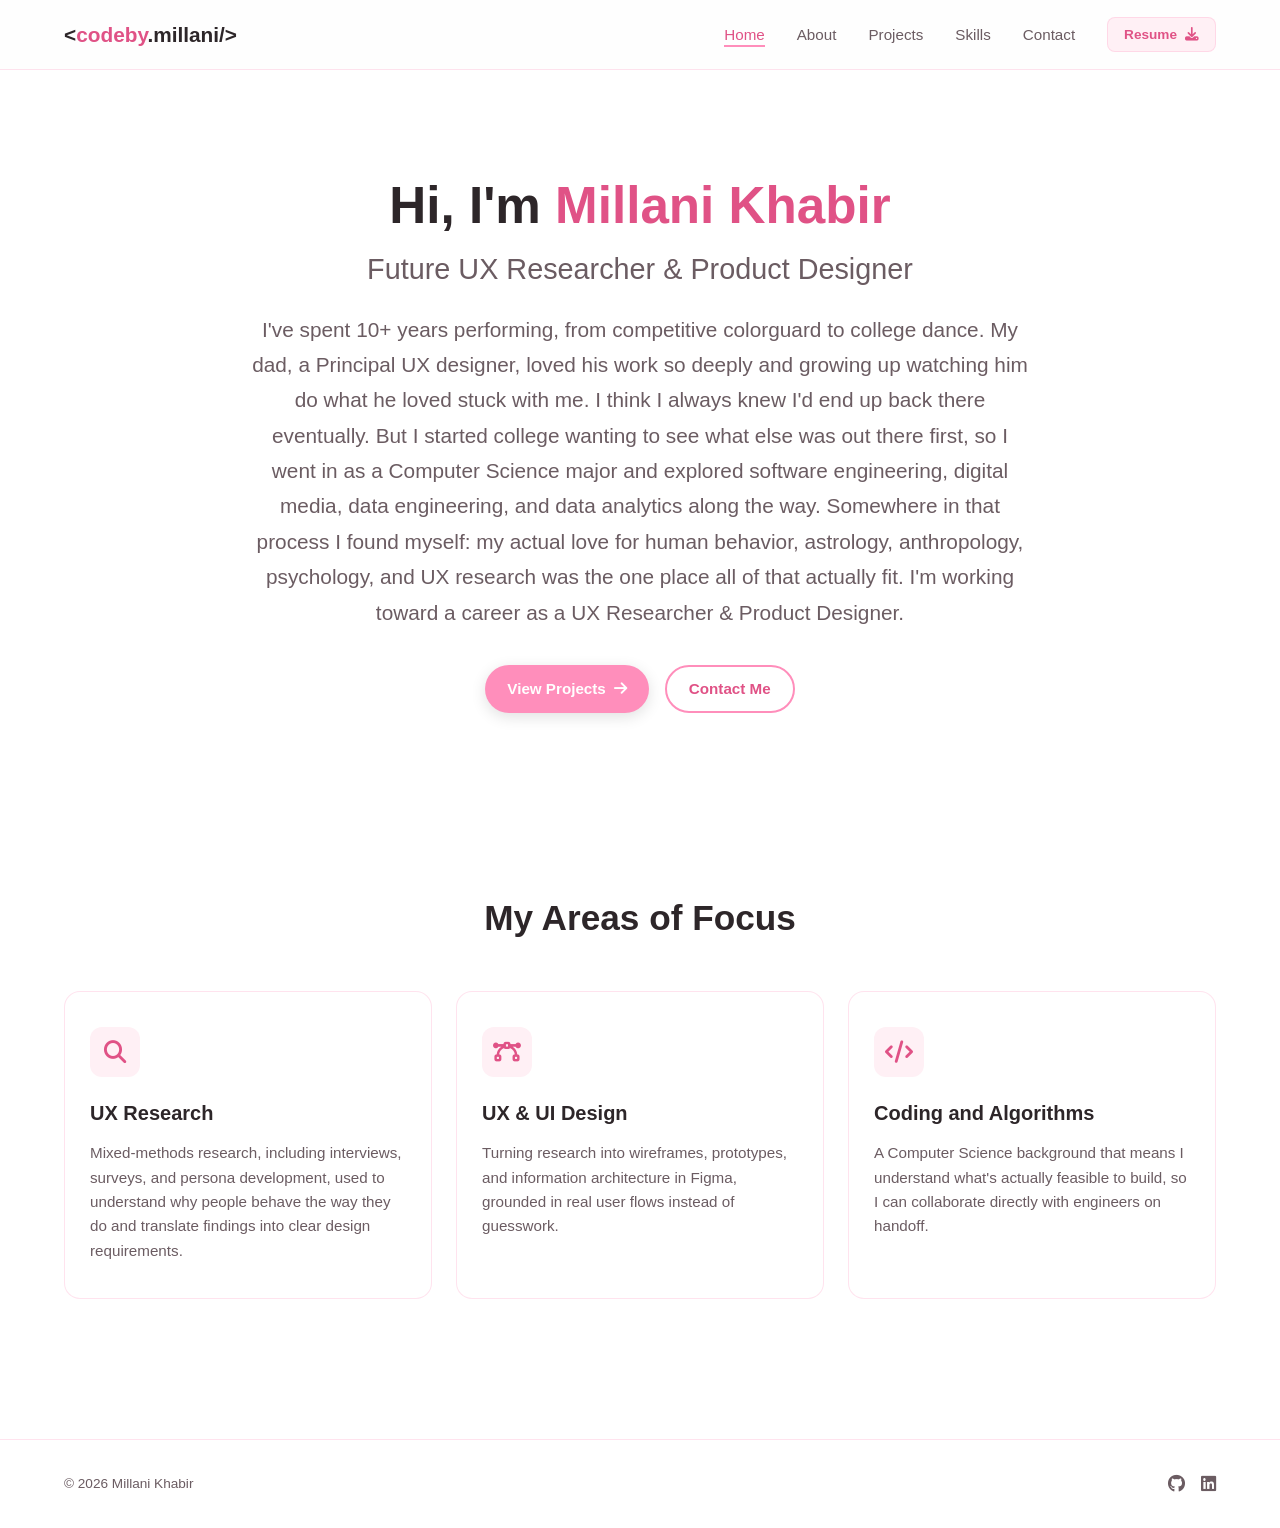
<file: index.html>
<!DOCTYPE html>
<html lang="en">
<head>
    <meta charset="UTF-8">
    <meta name="viewport" content="width=device-width, initial-scale=1.0">
    <title>Millani Khabir Portfolio</title>
    <link rel="stylesheet" href="style.css">
    <!-- Font Awesome Icons -->
    <link rel="stylesheet" href="https://cdnjs.cloudflare.com/ajax/libs/font-awesome/6.4.0/css/all.min.css">
</head>
<body>

    <!-- Navigation Bar -->
    <nav class="navbar">
        <div class="nav-container">
            <a href="index.html" class="logo">&lt;<span>codeby</span>.millani/&gt;</a>
            <ul class="nav-links">
                <li><a href="index.html" class="nav-link">Home</a></li>
                <li><a href="about.html" class="nav-link">About</a></li>
                <li><a href="projects.html" class="nav-link">Projects</a></li>
                <li><a href="skills.html" class="nav-link">Skills</a></li>
                <li><a href="contact.html" class="nav-link">Contact</a></li>
                <li><a href="assets/resume.pdf" class="btn btn-nav" download="millani_khabir.pdf">Resume <i class="fa-solid fa-download"></i></a></li>
            </ul>
            <div class="hamburger">
                <i class="fa-solid fa-bars"></i>
            </div>
        </div>
    </nav>

    <!-- Hero Section -->
    <header class="hero-section">
        <div class="hero-container container">

            <div class="hero-content scroll-reveal">
                <h1>Hi, I'm <span class="highlight">Millani Khabir</span></h1>
                <h2>Future UX Researcher &amp; Product Designer</h2>
                <p class="hero-subtitle">
                    I've spent 10+ years performing, from competitive colorguard to college dance. My dad, a Principal UX designer, loved his work so deeply and growing up watching him do what he loved stuck with me. I think I always knew I'd end up back there eventually. But I started college wanting to see what else was out there first, so I went in as a Computer Science major and explored software engineering, digital media, data engineering, and data analytics along the way. Somewhere in that process I found myself: my actual love for human behavior, astrology, anthropology, psychology, and UX research was the one place all of that actually fit. I'm working toward a career as a UX Researcher &amp; Product Designer.
                </p>
                <div class="hero-ctas">
                    <a href="projects.html" class="btn btn-primary">View Projects <i class="fa-solid fa-arrow-right"></i></a>
                    <a href="contact.html" class="btn btn-secondary">Contact Me</a>
                </div>
            </div>

        </div>
    </header>

    <!-- Pillar Previews -->
    <section class="section preview-section">
    <div class="container">
        <h2 class="section-title text-center scroll-reveal">My Areas of Focus</h2>
        <div class="preview-grid">
            <!-- Focus 1 -->
            <div class="preview-card scroll-reveal">
                <div class="icon-box"><i class="fa-solid fa-magnifying-glass"></i></div>
                <h3>UX Research</h3>
                <p>Mixed-methods research, including interviews, surveys, and persona development, used to understand why people behave the way they do and translate findings into clear design requirements.</p>
            </div>
            <!-- Focus 2 -->
            <div class="preview-card scroll-reveal">
                <div class="icon-box"><i class="fa-solid fa-bezier-curve"></i></div>
                <h3>UX & UI Design</h3>
                <p>Turning research into wireframes, prototypes, and information architecture in Figma, grounded in real user flows instead of guesswork.</p>
            </div>
            <!-- Focus 3 -->
            <div class="preview-card scroll-reveal">
                <div class="icon-box"><i class="fa-solid fa-code"></i></div>
                <h3>Coding and Algorithms</h3>
                <p>A Computer Science background that means I understand what's actually feasible to build, so I can collaborate directly with engineers on handoff.</p>
            </div>
        </div>
    </div>
</section>

    <!-- Footer -->
    <footer class="footer">
        <div class="container footer-content">
            <p>&copy; 2026 Millani Khabir</p>
            <div class="footer-socials">
                <a href="https://github.com/codebymillani" target="_blank"><i class="fa-brands fa-github"></i></a>
                <a href="https://linkedin.com/in/millanik" target="_blank"><i class="fa-brands fa-linkedin"></i></a>
            </div>
        </div>
    </footer>

    <script src="script.js"></script>
</body>
</html>
</file>
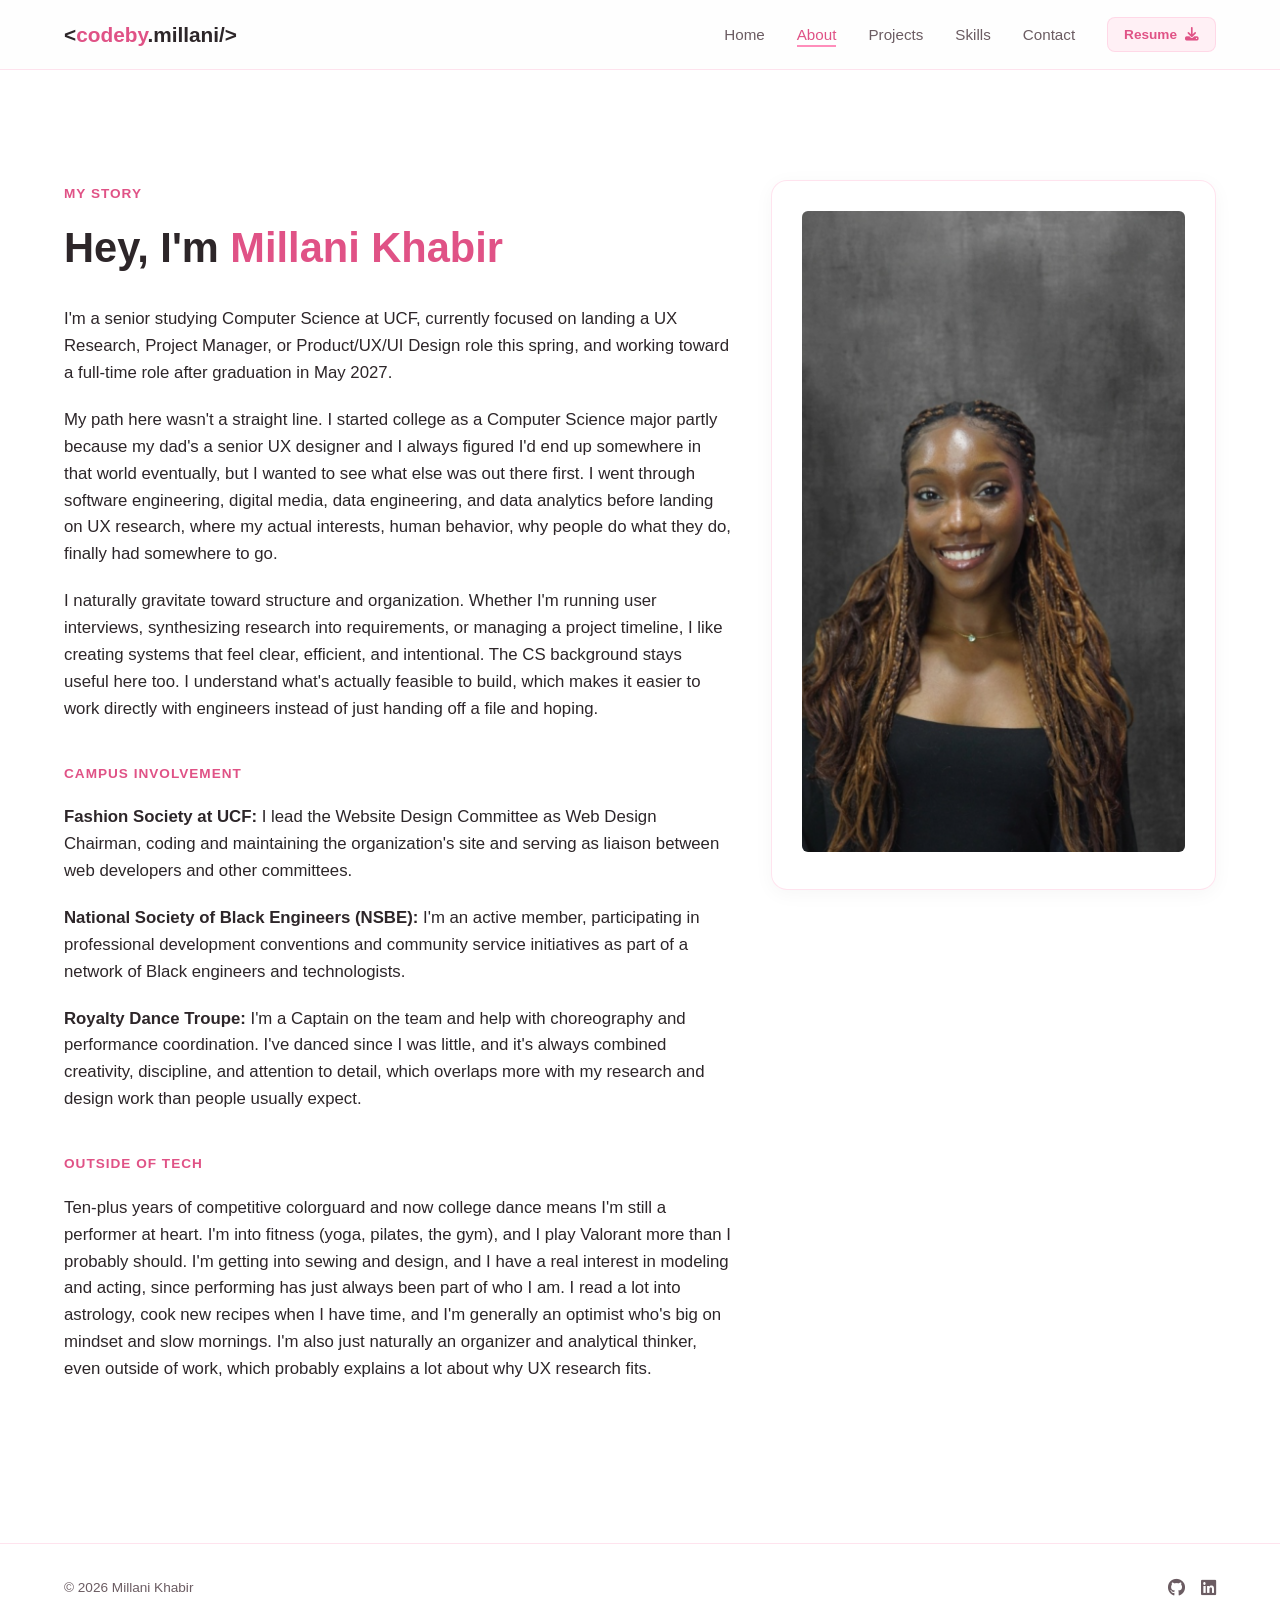
<file: about.html>
<!DOCTYPE html>
<html lang="en">
<head>
    <meta charset="UTF-8">
    <meta name="viewport" content="width=device-width, initial-scale=1.0">
    <title>About Me | Millani Khabir</title>
    <link rel="stylesheet" href="style.css">
    <link rel="stylesheet" href="https://cdnjs.cloudflare.com/ajax/libs/font-awesome/6.4.0/css/all.min.css">
</head>
<body>

    <nav class="navbar">
        <div class="nav-container">
            <a href="index.html" class="logo">&lt;<span>codeby</span>.millani/&gt;</a>
            <ul class="nav-links">
                <li><a href="index.html" class="nav-link">Home</a></li>
                <li><a href="about.html" class="nav-link">About</a></li>
                <li><a href="projects.html" class="nav-link">Projects</a></li>
                <li><a href="skills.html" class="nav-link">Skills</a></li>
                <li><a href="contact.html" class="nav-link">Contact</a></li>
                <li><a href="assets/resume.pdf" class="btn btn-nav" download="millani_khabir.pdf">Resume <i class="fa-solid fa-download"></i></a></li>
            </ul>
            <div class="hamburger"><i class="fa-solid fa-bars"></i></div>
        </div>
    </nav>

    <main class="container section page-margin animate-fade">
        <div class="about-wrapper">
            
            <div class="about-main-text">
                <span class="section-badge">My Story</span>
                <h1 class="page-title">Hey, I'm <span class="highlight">Millani Khabir</span></h1>
                
                <p>
                    I'm a senior studying Computer Science at UCF, currently focused on landing a UX Research, Project Manager, or Product/UX/UI Design role this spring, and working toward a full-time role after graduation in May 2027.
                </p>
                <p>
                    My path here wasn't a straight line. I started college as a Computer Science major partly because my dad's a senior UX designer and I always figured I'd end up somewhere in that world eventually, but I wanted to see what else was out there first. I went through software engineering, digital media, data engineering, and data analytics before landing on UX research, where my actual interests, human behavior, why people do what they do, finally had somewhere to go.
                </p>
                <p>
                    I naturally gravitate toward structure and organization. Whether I'm running user interviews, synthesizing research into requirements, or managing a project timeline, I like creating systems that feel clear, efficient, and intentional. The CS background stays useful here too. I understand what's actually feasible to build, which makes it easier to work directly with engineers instead of just handing off a file and hoping.
                </p>

                <span class="section-badge" style="margin-top: 20px;">Campus Involvement</span>
                <p style="margin-top: 10px;">
                    <strong>Fashion Society at UCF:</strong> I lead the Website Design Committee as Web Design Chairman, coding and maintaining the organization's site and serving as liaison between web developers and other committees.
                </p>
                <p>
                    <strong>National Society of Black Engineers (NSBE):</strong> I'm an active member, participating in professional development conventions and community service initiatives as part of a network of Black engineers and technologists.
                </p>
                <p>
                    <strong>Royalty Dance Troupe:</strong> I'm a Captain on the team and help with choreography and performance coordination. I've danced since I was little, and it's always combined creativity, discipline, and attention to detail, which overlaps more with my research and design work than people usually expect.
                </p>

                <span class="section-badge" style="margin-top: 20px;">Outside of Tech</span>
                <p style="margin-top: 10px;">
                    Ten-plus years of competitive colorguard and now college dance means I'm still a performer at heart. I'm into fitness (yoga, pilates, the gym), and I play Valorant more than I probably should. I'm getting into sewing and design, and I have a real interest in modeling and acting, since performing has just always been part of who I am. I read a lot into astrology, cook new recipes when I have time, and I'm generally an optimist who's big on mindset and slow mornings. I'm also just naturally an organizer and analytical thinker, even outside of work, which probably explains a lot about why UX research fits.
                </p>
            </div>

            <div class="about-sidebar">
                <div class="focus-card">
                    <img src="assets/headshot.PNG" alt="Millani Khabir Headshot" style="width: 100%; height: auto; border-radius: 6px; object-fit: cover;">
                </div>
            </div>

        </div>
    </main>

    <footer class="footer">
        <div class="container footer-content">
            <p>&copy; 2026 Millani Khabir</p>
            <div class="footer-socials">
                <a href="https://github.com/codebymillani" target="_blank"><i class="fa-brands fa-github"></i></a>
                <a href="https://linkedin.com/in/millanik" target="_blank"><i class="fa-brands fa-linkedin"></i></a>
            </div>
        </div>
    </footer>

    <script src="script.js"></script>
</body>
</html>
</file>
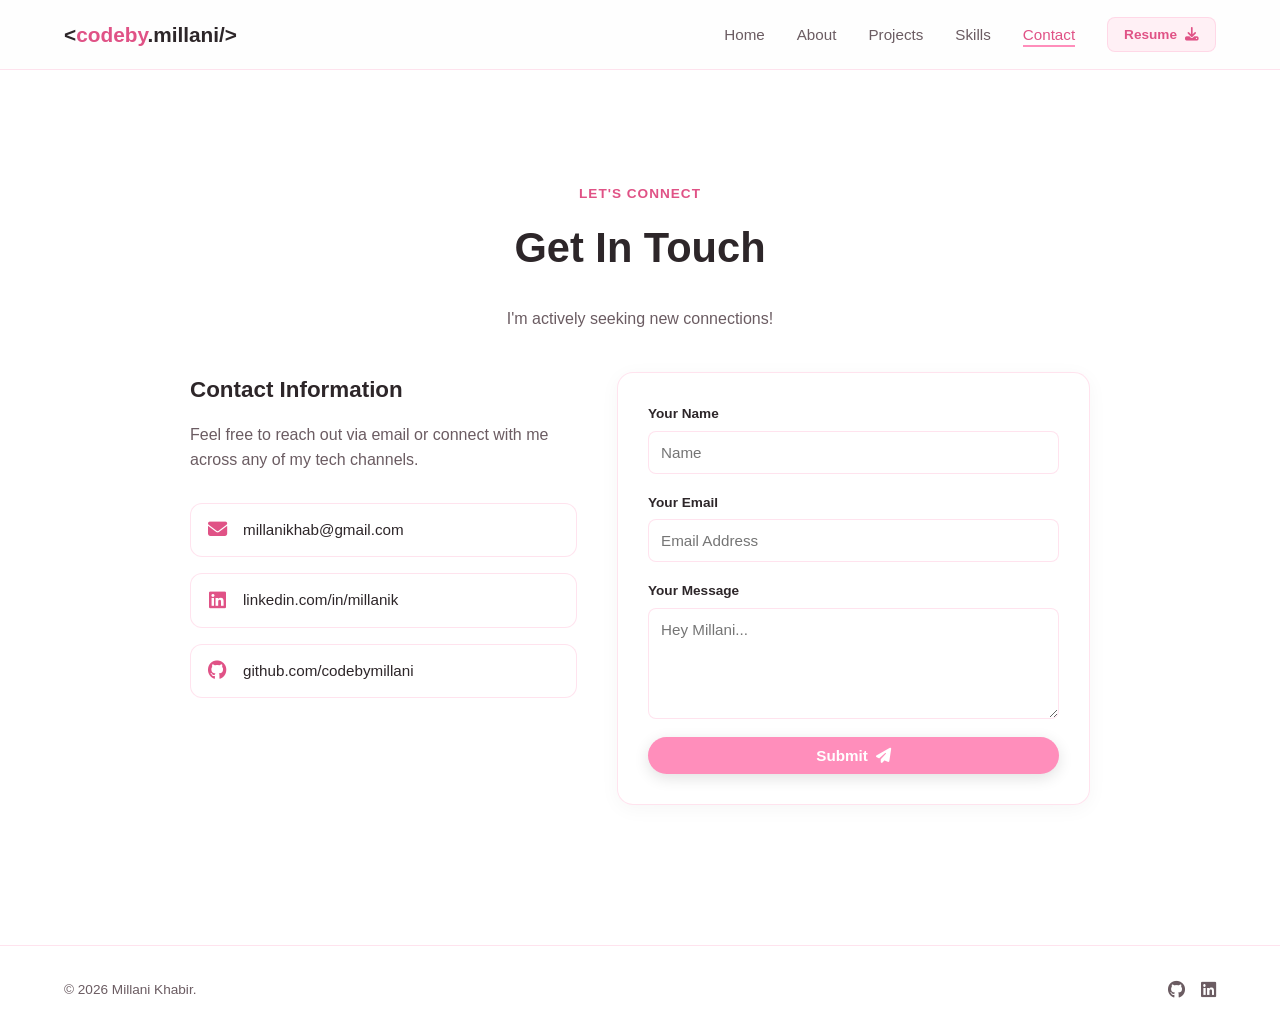
<file: contact.html>
<!DOCTYPE html>
<html lang="en">
<head>
    <meta charset="UTF-8">
    <meta name="viewport" content="width=device-width, initial-scale=1.0">
    <title>Contact | Millani Khabir</title>
    <link rel="stylesheet" href="style.css">
    <link rel="stylesheet" href="https://cdnjs.cloudflare.com/ajax/libs/font-awesome/6.4.0/css/all.min.css">
</head>
<body>

    <nav class="navbar">
        <div class="nav-container">
            <a href="index.html" class="logo">&lt;<span>codeby</span>.millani/&gt;</a>
            <ul class="nav-links">
                <li><a href="index.html" class="nav-link">Home</a></li>
                <li><a href="about.html" class="nav-link">About</a></li>
                <li><a href="projects.html" class="nav-link">Projects</a></li>
                <li><a href="skills.html" class="nav-link">Skills</a></li>
                <li><a href="contact.html" class="nav-link">Contact</a></li>
                <li><a href="assets/resume.pdf" class="btn btn-nav" download="millani_khabir.pdf">Resume <i class="fa-solid fa-download"></i></a></li>
            </ul>
            <div class="hamburger"><i class="fa-solid fa-bars"></i></div>
        </div>
    </nav>

    <main class="container section page-margin animate-fade">
        <div class="text-center">
            <span class="section-badge">Let's Connect</span>
            <h1 class="page-title">Get In Touch</h1>
            <p class="section-subtitle">I'm actively seeking new connections! </p>
        </div>

        <div class="contact-grid">
            <!-- Direct Channels Info Card -->
            <div class="contact-info">
                <h3>Contact Information</h3>
                <p>Feel free to reach out via email or connect with me across any of my tech channels.</p>
                
                <div class="info-links">
                    <a href="mailto:millaniyasirahkhabir@gmail.com" class="info-item">
                        <i class="fa-solid fa-envelope"></i>
                        <span>millanikhab@gmail.com</span>
                    </a>
                    <a href="https://linkedin.com/in/millanik" target="_blank" class="info-item">
                        <i class="fa-brands fa-linkedin"></i>
                        <span>linkedin.com/in/millanik</span>
                    </a>
                    <a href="https://github.com/codebymillani" target="_blank" class="info-item">
                        <i class="fa-brands fa-github"></i>
                        <span>github.com/codebymillani</span>
                    </a>
                </div>
            </div>

           <!-- Contact Input Form Layout -->
            <div class="contact-form-card">
                <form id="portfolio-form" action="https://formspree.io/f/xqejndqw" method="POST">
                    <div class="form-group">
                        <label for="name">Your Name</label>
                        <input type="text" id="name" name="name" required placeholder="Name">
                    </div>
                    <div class="form-group">
                        <label for="email">Your Email</label>
                        <input type="email" id="email" name="email" required placeholder="Email Address">
                    </div>
                    <div class="form-group">
                        <label for="message">Your Message</label>
                        <textarea id="message" name="message" rows="5" required placeholder="Hey Millani..."></textarea>
                    </div>
                    <button type="submit" class="btn btn-primary full-width">Submit <i class="fa-solid fa-paper-plane"></i></button>
                </form>
            </div>
        </div>
    </main>

    <footer class="footer">
        <div class="container footer-content">
            <p>&copy; 2026 Millani Khabir.</p>
            <div class="footer-socials">
                <a href="https://github.com/millanik" target="_blank"><i class="fa-brands fa-github"></i></a>
                <a href="https://linkedin.com/in/millanik" target="_blank"><i class="fa-brands fa-linkedin"></i></a>
            </div>
        </div>
    </footer>

    <script src="script.js"></script>
</body>
</html>
</file>
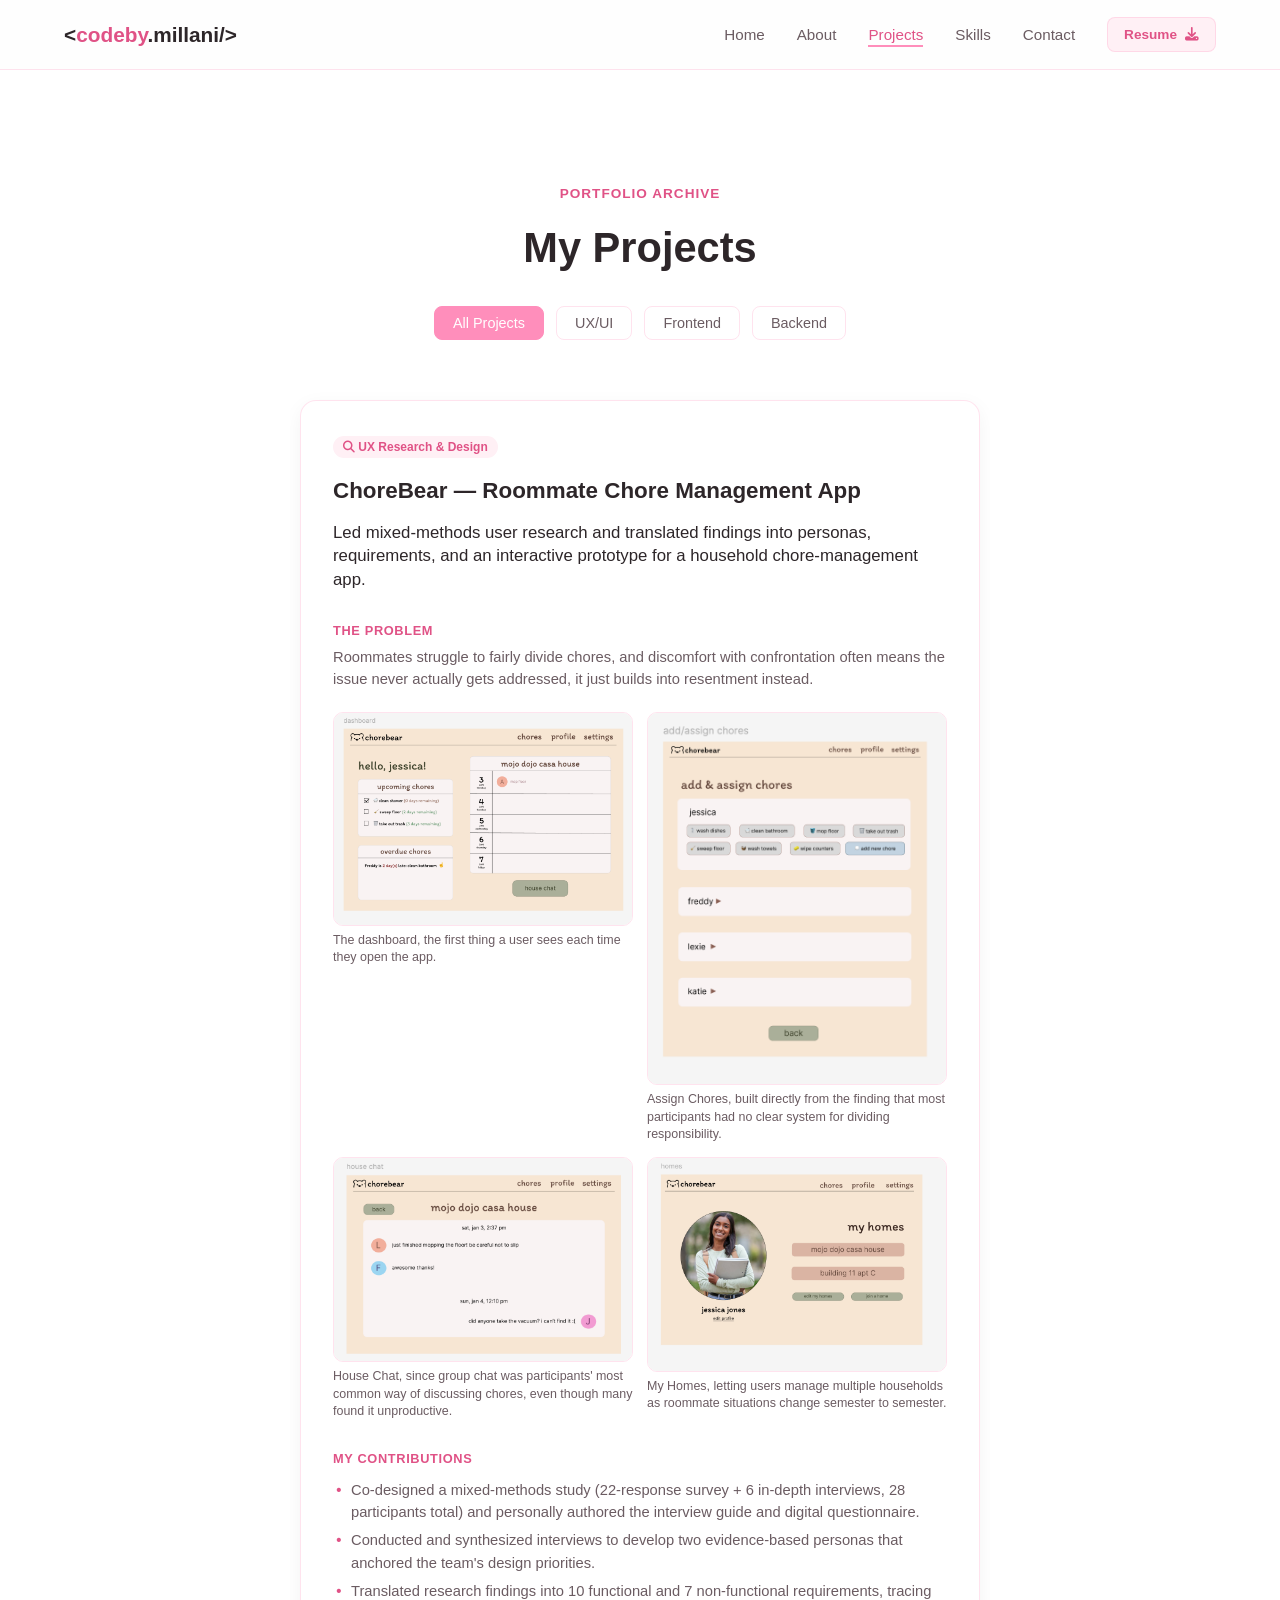
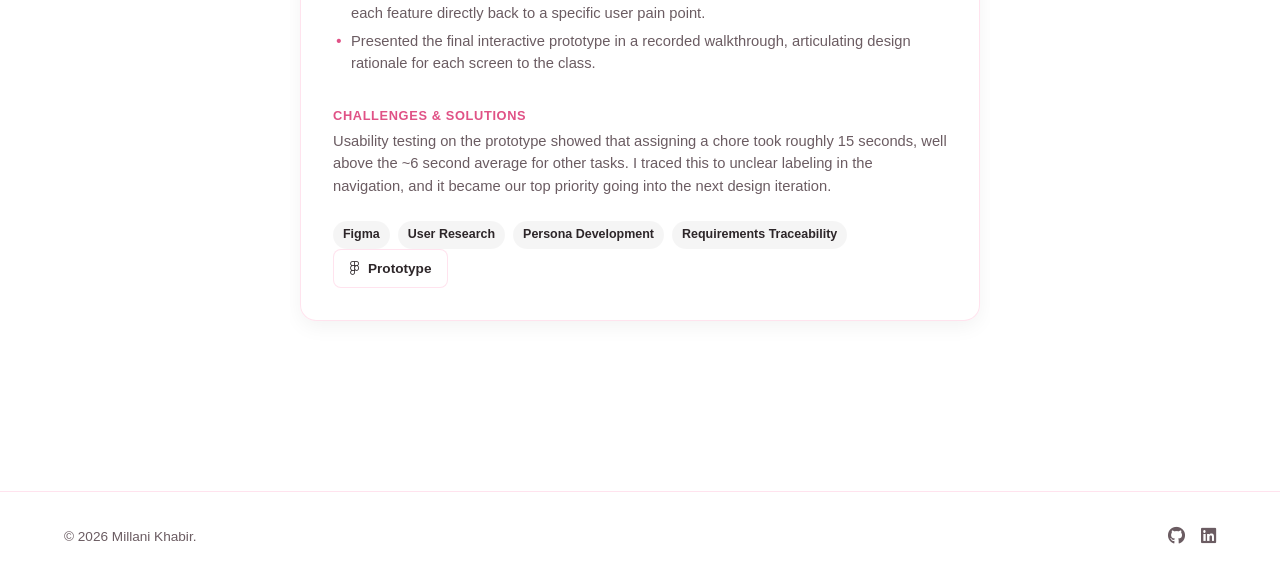
<file: projects.html>
<!DOCTYPE html>
<html lang="en">
<head>
    <meta charset="UTF-8">
    <meta name="viewport" content="width=device-width, initial-scale=1.0">
    <title>Projects | Millani Khabir</title>
    <link rel="stylesheet" href="style.css">
    <link rel="stylesheet" href="https://cdnjs.cloudflare.com/ajax/libs/font-awesome/6.4.0/css/all.min.css">
</head>
<body>

    <nav class="navbar">
        <div class="nav-container">
            <a href="index.html" class="logo">&lt;<span>codeby</span>.millani/&gt;</a>
            <ul class="nav-links">
                <li><a href="index.html" class="nav-link">Home</a></li>
                <li><a href="about.html" class="nav-link">About</a></li>
                <li><a href="projects.html" class="nav-link">Projects</a></li>
                <li><a href="skills.html" class="nav-link">Skills</a></li>
                <li><a href="contact.html" class="nav-link">Contact</a></li>
                <li><a href="assets/resume.pdf" class="btn btn-nav" download="millani_khabir.pdf">Resume <i class="fa-solid fa-download"></i></a></li>
            </ul>
            <div class="hamburger"><i class="fa-solid fa-bars"></i></div>
        </div>
    </nav>

    <main class="container section page-margin">
        <div class="text-center">
            <span class="section-badge">Portfolio Archive</span>
            <h1 class="page-title">My Projects</h1>
        </div>

        <div class="filter-wrapper">
            <button class="filter-btn active" data-filter="all">All Projects</button>
            <button class="filter-btn" data-filter="ux-ui">UX/UI</button>
            <button class="filter-btn" data-filter="software">Frontend</button>
            <button class="filter-btn" data-filter="data">Backend</button>
        </div>

        <div class="projects-grid" id="projects-container">

            <div class="project-card" data-category="ux-ui">
                <div class="project-header">
                    <span class="proj-category"><i class="fa-solid fa-magnifying-glass"></i> UX Research & Design</span>
                </div>
                <h3>ChoreBear — Roommate Chore Management App</h3>
                <p class="project-tagline">Led mixed-methods user research and translated findings into personas, requirements, and an interactive prototype for a household chore-management app.</p>

                <div class="project-section-title">The Problem</div>
                <p class="project-text">Roommates struggle to fairly divide chores, and discomfort with confrontation often means the issue never actually gets addressed, it just builds into resentment instead.</p>

                <div class="project-visuals">
                    <div class="visual-thumb">
                        <img src="assets/dashboard.png" alt="ChoreBear dashboard screen">
                        <p class="visual-caption">The dashboard, the first thing a user sees each time they open the app.</p>
                    </div>
                    <div class="visual-thumb">
                        <img src="assets/chore.png" alt="ChoreBear assign chores screen">
                        <p class="visual-caption">Assign Chores, built directly from the finding that most participants had no clear system for dividing responsibility.</p>
                    </div>
                    <div class="visual-thumb">
                        <img src="assets/housechat.png" alt="ChoreBear house chat screen">
                        <p class="visual-caption">House Chat, since group chat was participants' most common way of discussing chores, even though many found it unproductive.</p>
                    </div>
                    <div class="visual-thumb">
                        <img src="assets/home.png" alt="ChoreBear my homes and profile screen">
                        <p class="visual-caption">My Homes, letting users manage multiple households as roommate situations change semester to semester.</p>
                    </div>
                </div>

                <div class="project-section-title">My Contributions</div>
                <ul class="project-bullets">
                    <li>Co-designed a mixed-methods study (22-response survey + 6 in-depth interviews, 28 participants total) and personally authored the interview guide and digital questionnaire.</li>
                    <li>Conducted and synthesized interviews to develop two evidence-based personas that anchored the team's design priorities.</li>
                    <li>Translated research findings into 10 functional and 7 non-functional requirements, tracing each feature directly back to a specific user pain point.</li>
                    <li>Presented the final interactive prototype in a recorded walkthrough, articulating design rationale for each screen to the class.</li>
                </ul>

                <div class="project-section-title">Challenges & Solutions</div>
                <p class="project-text">Usability testing on the prototype showed that assigning a chore took roughly 15 seconds, well above the ~6 second average for other tasks. I traced this to unclear labeling in the navigation, and it became our top priority going into the next design iteration.</p>

                <div class="tech-tags">
                    <span>Figma</span><span>User Research</span><span>Persona Development</span><span>Requirements Traceability</span>
                </div>
                <div class="project-links">
                    <a href="https://www.figma.com/proto/ATnasIlQiG4PH0tA3LkR4h/chorebear-digital-prototype?node-id=1-3&starting-point-node-id=1%3A3&t=VkgVEQH9nX6117mh-1" target="_blank" class="btn btn-card"><i class="fa-brands fa-figma"></i> Prototype</a>
                </div>
            </div>

            <div class="project-card" data-category="data">
                <div class="project-header">
                    <span class="proj-category"><i class="fa-solid fa-paw"></i> Backend & PM</span>
                </div>
                <h3>BudgetPet — Gamified Personal Finance App</h3>
                <p class="project-tagline">Led product development for a budgeting app that uses a virtual pet to make tracking expenses feel motivating instead of tedious.</p>

                <div class="project-section-title">The Problem</div>
                <p class="project-text">Budgeting apps tend to land on one extreme, either too spreadsheet-heavy to stick with, or too gamified to feel trustworthy with real money. We wanted something that held both.</p>

                <div class="project-visuals">
                    <div class="visual-thumb">
                        <img src="assets/homepage.png" alt="BudgetPet dashboard with pet stats and AI coach">
                        <p class="visual-caption">The live dashboard, tracking budget stats alongside the AI-powered pet coach.</p>
                    </div>
                    <div class="visual-thumb">
                        <img src="assets/budgetpetflow.png" alt="BudgetPet screens mapped into a user flow in Figma">
                        <p class="visual-caption">The actual flow-mapping work: live screens organized in Figma to trace the path from landing to dashboard.</p>
                    </div>
                </div>

                <div class="project-section-title">My Contributions</div>
                <ul class="project-bullets">
                    <li>Led product development for a 5-person team building the app around a virtual pet companion tied to spending habits.</li>
                    <li>Took the live front-end and organized it into a clickable multi-page Figma prototype, mapping the user flow to guide further design and development decisions.</li>
                    <li>Designed the MongoDB data architecture, structuring collections for users, pets, and expenses to support core functionality.</li>
                    <li>Built core REST API routes and business logic as backend lead, managing environment configuration and version control via Git/GitHub.</li>
                </ul>

                <div class="project-section-title">Challenges & Solutions</div>
                <p class="project-text">Without an original design file to start from, mapping the working product into a coherent flow meant reconstructing the logic after the fact. I organized the real screens into ordered frames and built click-through interactions in Figma, which gave the team something reviewable even without wireframes to start.</p>

                <div class="tech-tags">
                    <span>Node.js</span><span>Express.js</span><span>MongoDB</span><span>Figma</span><span>OpenAI API</span>
                </div>
                <div class="project-links">
                    <a href="https://github.com/AngelP29/BudgetPet" target="_blank" class="btn btn-card"><i class="fa-brands fa-github"></i> GitHub Repo (Team Member Owned)</a>
                </div>
            </div>

            <div class="project-card" data-category="data">
                <div class="project-header">
                    <span class="proj-category"><i class="fa-solid fa-database"></i> Backend & PM</span>
                </div>
                <h3>Personal Contact Manager</h3>
                <p class="project-tagline">Built a secure contact management app with full CRUD functionality and user authentication.</p>
                
                <div class="project-section-title">The Problem</div>
                <p class="project-text">Managing contacts across a shared system means each user needs to see only their own data, and the frontend and backend need to stay reliably in sync as the app grows.</p>
                
                <div class="project-section-title">My Contributions</div>
                <ul class="project-bullets">
                    <li>Designed the MySQL relational schema, normalized to reduce redundancy and support authenticated users and contact records.</li>
                    <li>Built and documented the backend API in PHP using SwaggerHub, so the frontend always had an accurate contract to build against.</li>
                    <li>Led the project as PM for a 5-person team, setting milestones and managing our Git workflow.</li>
                    <li>Deployed and tested the live application on a DigitalOcean Linux server.</li>
                </ul>
                
                <div class="project-section-title">Challenges & Solutions</div>
                <p class="project-text">Connecting new backend endpoints to the frontend kept causing version mismatches and broken branches. Tightening up our Git workflow and adding isolated testing steps fixed the sync issues for good.</p>

                <div class="tech-tags">
                    <span>MySQL</span><span>PHP</span><span>Git</span>
                </div>
                <div class="project-links">
                    <a href="https://github.com/AngelP29/UCF-Contacts" target="_blank" class="btn btn-card"><i class="fa-brands fa-github"></i> GitHub Repo (Team Member Owned)</a>
                    <a href="https://app.swaggerhub.com/apis-docs/school-76b/ContactManagerAPI/1.0.0" target="_blank" class="btn btn-card"><i class="fa-solid fa-code"></i> API Docs</a>
                </div>
            </div>

            <div class="project-card" data-category="software">
                <div class="project-header">
                    <span class="proj-category"><i class="fa-solid fa-laptop-code"></i> Frontend</span>
                </div>
                <h3>Professional Portfolio Website</h3>
                <p class="project-tagline">This site. Built to actually show how I think and work, not just list it on a resume.</p>
                
                <div class="project-section-title">The Problem</div>
                <p class="project-text">A static resume can't really demonstrate design sense or how I build something end to end. This site was a chance to show it directly instead of describing it.</p>
                
                <div class="project-section-title">My Contributions</div>
                <ul class="project-bullets">
                    <li>Used Claude (Anthropic's AI) as a working partner throughout the build, from layout decisions to content revisions.</li>
                    <li>Built the site with plain HTML, kept simple enough to read and update later.</li>
                    <li>Wrote the CSS myself with flexbox and grid, so it holds up across different screen sizes.</li>
                    <li>Added the project filtering with plain JavaScript, nothing fancy, just enough to sort by category.</li>
                    <li>Set up the folders, images, and the resume download myself.</li>
                </ul>
                
                <div class="project-section-title">Challenges & Solutions</div>
                <p class="project-text">Getting the project cards to hold their layout across different screen sizes took real trial and error. Mobile-first media queries and relative sizing units fixed most of the breakage.</p>

                <div class="tech-tags">
                    <span>HTML5</span><span>CSS3</span><span>JavaScript</span><span>Git</span>
                </div>
                <div class="project-links">
                    <a href="index.html" class="btn btn-card"><i class="fa-solid fa-globe"></i> Live View</a>
                    <a href="https://github.com/codebymillani/portfolio" target="_blank" class="btn btn-card"><i class="fa-brands fa-github"></i> Source Code</a>
                </div>
            </div>

            <div class="project-card" data-category="data">
    <div class="project-header">
        <span class="proj-category"><i class="fa-solid fa-server"></i> Backend & Automation</span>
    </div>
    <h3>Book Scraper API & Excel Dashboard</h3>
    <p class="project-tagline">Built a small API that scrapes book prices and turns them into a formatted Excel report automatically.</p>
    
    <div class="project-section-title">The Problem</div>
    <p class="project-text">Manually checking a site for prices and copying them into a spreadsheet is slow and easy to get wrong.</p>
    
    <div class="project-section-title">My Contributions</div>
    <ul class="project-bullets">
        <li>Built a <strong>FastAPI</strong> scraper using <strong>BeautifulSoup</strong> to pull book titles, prices, and metadata automatically.</li>
        <li>Added a query parameter so anyone can control how many pages get scraped, right from the URL, with no code changes needed.</li>
        <li>Deployed it to <strong>Render</strong> with interactive Swagger docs so the API is actually usable by someone else.</li>
        <li>Wrote a script with <strong>OpenPyXL</strong> that turns the scraped data into a formatted Excel report, complete with a bar chart.</li>
    </ul>
    
    <div class="project-section-title">Challenges & Solutions</div>
    <p class="project-text">Hardcoded scraping scripts break the moment you want more data. Building the page range into the URL itself meant anyone could adjust scraping depth without touching the code.</p>

    <div class="tech-tags">
        <span>Python</span><span>FastAPI</span><span>BeautifulSoup</span><span>OpenPyXL</span><span>Render</span>
    </div>
    <div class="project-links">
        <a href="https://book-scraper-api-excel-dashboard.onrender.com/docs" target="_blank" class="btn btn-card"><i class="fa-solid fa-bolt"></i> Interactive API Docs</a>
        
        <a href="https://book-scraper-api-excel-dashboard.onrender.com/docs#/default/download_excel_dashboard_api_v1_books_download_get" target="_blank" class="btn btn-card"><i class="fa-solid fa-file-excel"></i> Download Excel Report</a>        
        <a href="https://github.com/codebymillani/Book-Scraper-API-Excel-Dashboard" target="_blank" class="btn btn-card"><i class="fa-brands fa-github"></i> GitHub Repo</a>
    </div>
</div>

        </div>
    </main>

    <footer class="footer">
        <div class="container footer-content">
            <p>&copy; 2026 Millani Khabir.</p>
            <div class="footer-socials">
                <a href="https://github.com/codebymillani" target="_blank"><i class="fa-brands fa-github"></i></a>
                <a href="https://linkedin.com/in/millanik" target="_blank"><i class="fa-brands fa-linkedin"></i></a>
            </div>
        </div>
    </footer >

    <script src="script.js"></script>
</body>
</html>
</file>
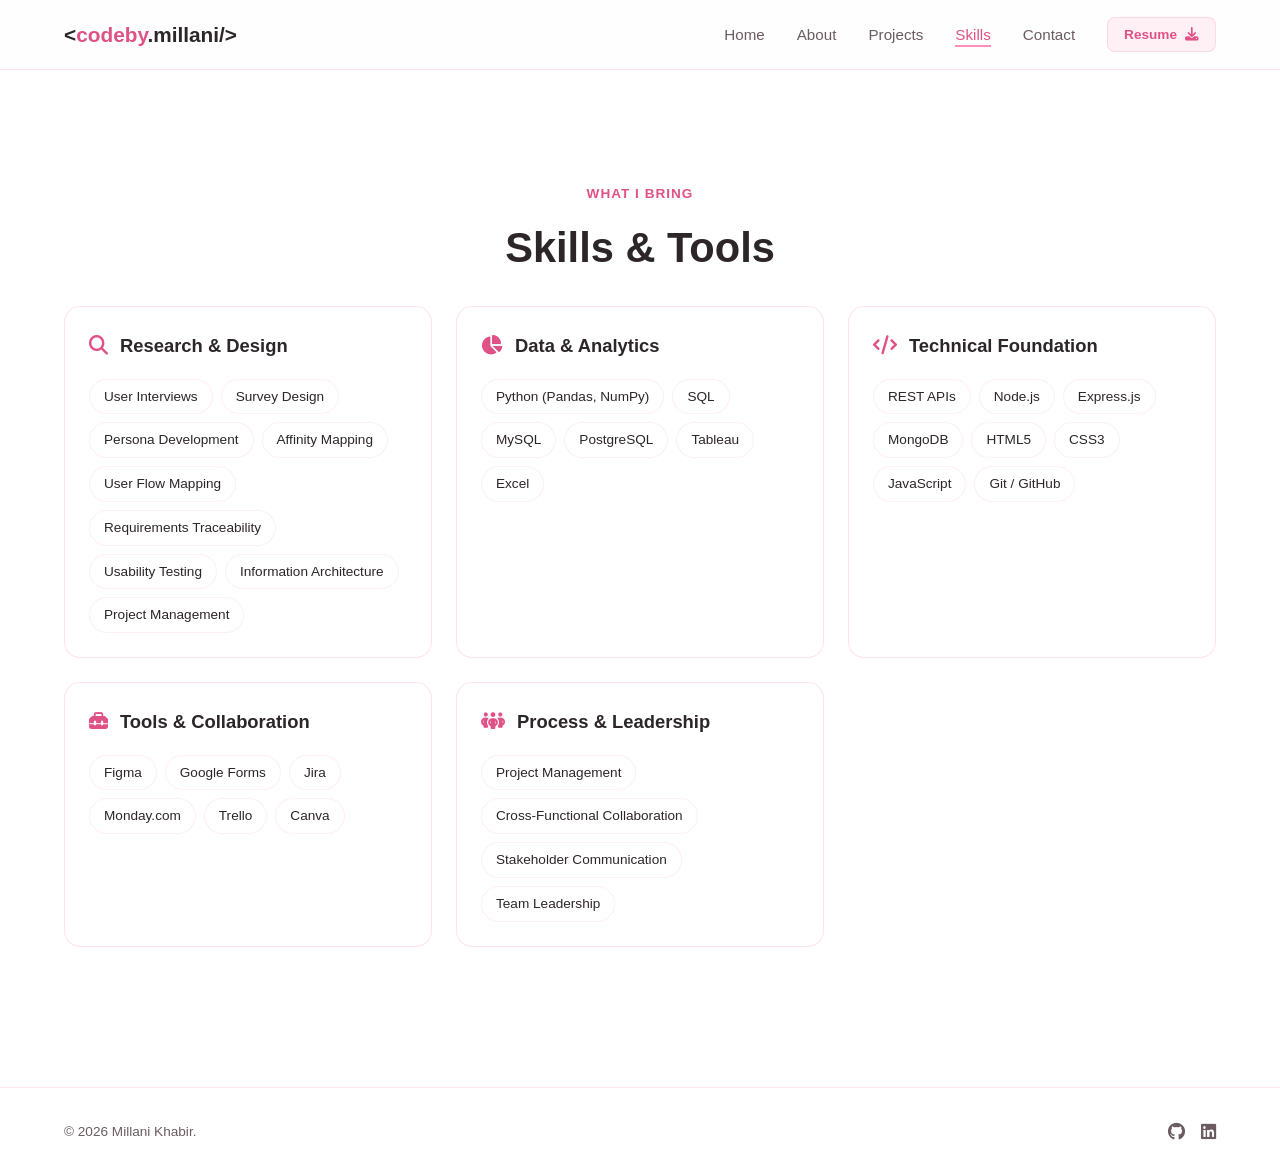
<file: skills.html>
<!DOCTYPE html>
<html lang="en">
<head>
    <meta charset="UTF-8">
    <meta name="viewport" content="width=device-width, initial-scale=1.0">
    <title>Skills | Millani Khabir</title>
    <link rel="stylesheet" href="style.css">
    <link rel="stylesheet" href="https://cdnjs.cloudflare.com/ajax/libs/font-awesome/6.4.0/css/all.min.css">
</head>
<body>

    <nav class="navbar">
        <div class="nav-container">
            <a href="index.html" class="logo">&lt;<span>codeby</span>.millani/&gt;</a>
            <ul class="nav-links">
                <li><a href="index.html" class="nav-link">Home</a></li>
                <li><a href="about.html" class="nav-link">About</a></li>
                <li><a href="projects.html" class="nav-link">Projects</a></li>
                <li><a href="skills.html" class="nav-link">Skills</a></li>
                <li><a href="contact.html" class="nav-link">Contact</a></li>
                <li><a href="assets/resume.pdf" class="btn btn-nav" download="millani_khabir.pdf">Resume <i class="fa-solid fa-download"></i></a></li>
            </ul>
            <div class="hamburger"><i class="fa-solid fa-bars"></i></div>
        </div>
    </nav>

    <main class="container section page-margin animate-fade">
        <div class="text-center">
            <span class="section-badge">What I Bring</span>
            <h1 class="page-title">Skills & Tools</h1>
        </div>

        <div class="skills-grid">
            <!-- Research & Design -->
            <div class="skills-card">
                <div class="skills-card-header">
                    <i class="fa-solid fa-magnifying-glass"></i>
                    <h3>Research & Design</h3>
                </div>
                <div class="pill-container">
                    <span class="pill">User Interviews</span>
                    <span class="pill">Survey Design</span>
                    <span class="pill">Persona Development</span>
                    <span class="pill">Affinity Mapping</span>
                    <span class="pill">User Flow Mapping</span>
                    <span class="pill">Requirements Traceability</span>
                    <span class="pill">Usability Testing</span>
                    <span class="pill">Information Architecture</span>
                    <span class="pill">Project Management</span>

                </div>
            </div>

            <!-- Data + Analytics -->
            <div class="skills-card">
                <div class="skills-card-header">
                    <i class="fa-solid fa-chart-pie"></i>
                    <h3>Data & Analytics</h3>
                </div>
                <div class="pill-container">
                    <span class="pill">Python (Pandas, NumPy)</span>
                    <span class="pill">SQL</span>
                    <span class="pill">MySQL</span>
                    <span class="pill">PostgreSQL</span>
                    <span class="pill">Tableau</span>
                    <span class="pill">Excel</span>
                </div>
            </div>

            <!-- Technical Foundation -->
            <div class="skills-card">
                <div class="skills-card-header">
                    <i class="fa-solid fa-code"></i>
                    <h3>Technical Foundation</h3>
                </div>
                <div class="pill-container">
                    <span class="pill">REST APIs</span>
                    <span class="pill">Node.js</span>
                    <span class="pill">Express.js</span>
                    <span class="pill">MongoDB</span>
                    <span class="pill">HTML5</span>
                    <span class="pill">CSS3</span>
                    <span class="pill">JavaScript</span>
                    <span class="pill">Git / GitHub</span>
                </div>
            </div>

            <!-- Tools & Collaboration -->
            <div class="skills-card">
                <div class="skills-card-header">
                    <i class="fa-solid fa-toolbox"></i>
                    <h3>Tools & Collaboration</h3>
                </div>
                <div class="pill-container">
                    <span class="pill">Figma</span>
                    <span class="pill">Google Forms</span>
                    <span class="pill">Jira</span>
                    <span class="pill">Monday.com</span>
                    <span class="pill">Trello</span>
                    <span class="pill">Canva</span>
                </div>
            </div>

            <!-- Process & Leadership -->
            <div class="skills-card">
                <div class="skills-card-header">
                    <i class="fa-solid fa-people-group"></i>
                    <h3>Process & Leadership</h3>
                </div>
                <div class="pill-container">
                    <span class="pill">Project Management</span>
                    <span class="pill">Cross-Functional Collaboration</span>
                    <span class="pill">Stakeholder Communication</span>
                    <span class="pill">Team Leadership</span>
                </div>
            </div>
        </div>
    </main>

    <footer class="footer">
        <div class="container footer-content">
            <p>&copy; 2026 Millani Khabir.</p>
            <div class="footer-socials">
                <a href="https://github.com/codebymillani" target="_blank"><i class="fa-brands fa-github"></i></a>
                <a href="https://linkedin.com/in/millanik" target="_blank"><i class="fa-brands fa-linkedin"></i></a>
            </div>
        </div>
    </footer>

    <script src="script.js"></script>
</body>
</html>
</file>
<file: style.css>
/* --- Style Configuration Variables --- */
:root {
    --primary-pink: #ff8ebb;
    --primary-hover: #ff6b9e;
    --dark-pink: #e05286;
    --light-pink-bg: #fff0f5;
    --soft-white: #ffffff;
    --text-dark: #2d2629;
    --text-muted: #6b5c62;
    --card-bg: rgba(255, 255, 255, 0.85);
    --border-color: rgba(255, 142, 187, 0.25);
    --font-stack: -apple-system, BlinkMacSystemFont, 'Segoe UI', Roboto, Helvetica, Arial, sans-serif;
    --transition-smooth: all 0.3s cubic-bezier(0.4, 0, 0.2, 1);
}

/* --- Base Formats & Typography --- */
* {
    margin: 0;
    padding: 0;
    box-sizing: border-box;
}

body {
    font-family: var(--font-stack);
    background-color: var(--soft-white);
    color: var(--text-dark);
    line-height: 1.6;
    min-height: 100vh;
    display: flex;
    flex-direction: column;
}

.hero-content {
    text-align: center;
    max-width: 820px;
    width: 100%;
}

.container {
    width: 90%;
    max-width: 1200px;
    margin: 0 auto;
}

.page-margin {
    margin-top: 100px;
    flex: 1;
}

a {
    text-decoration: none;
    color: inherit;
    transition: var(--transition-smooth);
}

/* --- Layout Buttons --- */
.btn {
    display: inline-flex;
    align-items: center;
    gap: 8px;
    padding: 10px 22px;
    border-radius: 30px;
    font-weight: 600;
    font-size: 0.95rem;
    cursor: pointer;
    transition: var(--transition-smooth);
    border: none;
}

.btn-primary {
    background-color: var(--primary-pink);
    color: white;
    box-shadow: 0 4px 15px rgba(0, 0, 0, 0.12);
}

.btn-primary:hover {
    background-color: var(--primary-hover);
    transform: translateY(-2px);
    box-shadow: 0 6px 20px rgba(0, 0, 0, 0.15);
}

.btn-secondary {
    background-color: transparent;
    color: var(--dark-pink);
    border: 2px solid var(--primary-pink);
}

.btn-secondary:hover {
    background-color: var(--light-pink-bg);
    transform: translateY(-2px);
}

/* Nav + filter + card buttons use a tighter radius than hero CTAs,
   so the full pill shape stays reserved for primary actions */
.btn-nav {
    background-color: var(--light-pink-bg);
    color: var(--dark-pink);
    border: 1px solid var(--border-color);
    padding: 6px 16px;
    font-size: 0.85rem;
    border-radius: 8px;
}

.btn-nav:hover {
    background-color: var(--primary-pink);
    color: white;
}

.btn-card {
    background-color: var(--soft-white);
    color: var(--text-dark);
    border: 1px solid var(--border-color);
    padding: 8px 16px;
    font-size: 0.85rem;
    border-radius: 8px;
}

.btn-card:hover {
    border-color: var(--primary-pink);
    color: var(--dark-pink);
    background-color: var(--light-pink-bg);
}

/* --- Responsive Navigation Structure --- */
.navbar {
    position: fixed;
    top: 0;
    left: 0;
    width: 100%;
    height: 70px;
    background-color: rgba(254, 254, 254, 0.8);
    backdrop-filter: blur(12px);
    -webkit-backdrop-filter: blur(12px);
    border-bottom: 1px solid var(--border-color);
    z-index: 1000;
}

.nav-container {
    display: flex;
    justify-content: space-between;
    align-items: center;
    height: 100%;
    width: 90%;
    max-width: 1200px;
    margin: 0 auto;
}

.logo {
    font-size: 1.3rem;
    font-weight: 700;
    color: var(--text-dark);
}

.logo span {
    color: var(--dark-pink);
}

.nav-links {
    display: flex;
    align-items: center;
    gap: 32px;
    list-style: none;
}

.nav-link {
    font-size: 0.95rem;
    font-weight: 500;
    color: var(--text-muted);
    position: relative;
    padding: 4px 0;
}

.nav-link:hover, .nav-link.active-link {
    color: var(--dark-pink);
}

.nav-link::after {
    content: '';
    position: absolute;
    bottom: 0;
    left: 0;
    width: 0;
    height: 2px;
    background-color: var(--primary-pink);
    transition: var(--transition-smooth);
}

.nav-link:hover::after, .nav-link.active-link::after {
    width: 100%;
}

.hamburger {
    display: none;
    font-size: 1.4rem;
    color: var(--text-dark);
    cursor: pointer;
}

/* --- Homepage Layout Components --- */
.hero-section {
    min-height: 90vh;
    display: flex;
    align-items: center;
    padding-top: 80px;
    overflow: hidden;
}

.hero-container {
    display: flex;
    justify-content: center;
}

.hero-content h1 {
    font-size: 3.2rem;
    line-height: 1.15;
    margin-bottom: 10px;
}

.highlight {
    color: var(--dark-pink);
    position: relative;
    display: inline-block;
}

.hero-content h2 {
    font-size: 1.8rem;
    color: var(--text-muted);
    margin-bottom: 20px;
    font-weight: 500;
    min-height: 40px;
}

.hero-subtitle {
    font-size: 1.3rem;
    color: var(--text-muted);
    margin: 0 auto 35px auto;
    max-width: 780px;
    line-height: 1.7;
}

.hero-ctas {
    display: flex;
    gap: 16px;
    justify-content: center;
}

/* --- Hero Graphics Showcase --- */
.hero-visual {
    position: relative;
    display: flex;
    justify-content: center;
    align-items: center;
    padding: 20px 0 40px;
}

.window-card {
    background: var(--card-bg);
    border: 1px solid var(--border-color);
    border-radius: 12px;
    box-shadow: 0 10px 30px rgba(0, 0, 0, 0.08);
    backdrop-filter: blur(8px);
    -webkit-backdrop-filter: blur(8px);
    position: absolute;
    z-index: 2;
    transition: var(--transition-smooth);
}

.window-card:hover {
    transform: translateY(-4px);
    box-shadow: 0 15px 35px rgba(0, 0, 0, 0.1);
}

.window-header {
    display: flex;
    align-items: center;
    gap: 6px;
    padding: 10px 14px;
    border-bottom: 1px solid var(--border-color);
}

.dot {
    width: 10px;
    height: 10px;
    border-radius: 50%;
}

.dot.red { background-color: #ff5f56; }
.dot.yellow { background-color: #ffbd2e; }
.dot.green { background-color: #27c93f; }

.window-title {
    font-size: 0.75rem;
    font-family: monospace;
    color: var(--text-muted);
    margin-left: 10px;
}

.window-body {
    padding: 16px;
    font-family: monospace;
    font-size: 0.8rem;
    color: var(--text-dark);
}

.keyword { color: #d33f77; font-weight: bold; }
.comment { color: #aaa1a4; font-style: italic; }
.string { color: #4ba377; }

/* --- Astral journal hero mockup --- */
.astral-frame {
    position: relative;
    width: 380px;
    max-width: 100%;
    background-color: #2a1f4d;
    border-radius: 18px;
    padding: 22px;
    overflow: hidden;
    z-index: 2;
}

.star {
    position: absolute;
    border-radius: 50%;
    background-color: rgba(255, 255, 255, 0.6);
}

.star-1 { width: 3px; height: 3px; top: 16px; left: 36px; }
.star-2 { width: 2px; height: 2px; top: 40px; left: 80px; opacity: 0.6; }
.star-3 { width: 2px; height: 2px; top: 64px; left: 24px; opacity: 0.5; }
.star-4 { width: 3px; height: 3px; top: 24px; right: 50px; }
.star-5 { width: 2px; height: 2px; bottom: 40px; left: 50px; opacity: 0.5; }
.star-6 { width: 2px; height: 2px; bottom: 60px; right: 70px; opacity: 0.6; }

.astral-frame .window-card {
    position: static;
    box-shadow: none;
}

.journal-body {
    padding: 18px;
}

.journal-greeting-row {
    display: flex;
    align-items: center;
    justify-content: space-between;
    margin-bottom: 16px;
}

.journal-greeting-row h4 {
    font-size: 0.95rem;
    font-weight: 600;
    margin-bottom: 2px;
}

.journal-greeting-row p {
    font-size: 0.75rem;
    color: var(--text-muted);
}

.journal-avatar {
    width: 34px;
    height: 34px;
    border-radius: 50%;
    background-color: #cecbf6;
    display: flex;
    align-items: center;
    justify-content: center;
    font-size: 1rem;
}

.journal-prompt-card {
    background-color: var(--light-pink-bg);
    border-radius: 10px;
    padding: 12px;
    margin-bottom: 12px;
}

.journal-prompt-label {
    font-size: 0.7rem;
    color: var(--text-muted);
    margin-bottom: 6px;
}

.journal-prompt-text {
    font-size: 0.8rem;
    line-height: 1.5;
}

.journal-stats-row {
    display: flex;
    gap: 10px;
    margin-bottom: 12px;
}

.journal-stat-box {
    flex: 1;
    background-color: var(--light-pink-bg);
    border-radius: 10px;
    padding: 10px;
    text-align: center;
}

.journal-stat-label {
    font-size: 0.65rem;
    color: var(--text-muted);
    margin-bottom: 4px;
}

.journal-mood-stars {
    font-size: 0.85rem;
    color: var(--dark-pink);
    letter-spacing: 1px;
}

.journal-energy-bars {
    display: flex;
    gap: 2px;
    justify-content: center;
    align-items: flex-end;
    height: 18px;
}

.journal-energy-bars span {
    width: 4px;
    border-radius: 2px;
    background-color: var(--primary-pink);
}

.journal-energy-bars span.low { background-color: var(--border-color); }

.journal-streak-value {
    font-size: 0.9rem;
    font-weight: 700;
}

.journal-nudge-card {
    background-color: #eeedfe;
    border-radius: 10px;
    padding: 10px;
}

.journal-nudge-label {
    font-size: 0.7rem;
    font-weight: 700;
    color: #3c3489;
    margin-bottom: 2px;
}

.journal-nudge-text {
    font-size: 0.7rem;
    color: #3c3489;
}

/* --- Small code chip accent --- */
.code-chip {
    position: absolute;
    width: 150px;
    bottom: 10px;
    right: 6%;
    z-index: 3;
    background: var(--soft-white);
    border: 1px solid var(--border-color);
    border-radius: 10px;
    overflow: hidden;
    box-shadow: 0 10px 24px rgba(0, 0, 0, 0.1);
}

.code-chip .window-body {
    padding: 8px 10px;
    font-size: 0.68rem;
    line-height: 1.6;
}

.code-chip .window-title {
    font-size: 0.65rem;
}

/* --- Focus Area Core Layout Previews --- */
.section {
    padding: 80px 0;
}

.text-center { text-align: center; }

.section-title {
    font-size: 2.2rem;
    margin-bottom: 45px;
    position: relative;
}

.preview-grid {
    display: grid;
    grid-template-columns: repeat(auto-fit, minmax(280px, 1fr));
    gap: 24px;
}

.preview-card {
    background: var(--card-bg);
    border: 1px solid var(--border-color);
    padding: 35px 25px;
    border-radius: 16px;
    transition: var(--transition-smooth);
}

.preview-card:hover {
    transform: translateY(-6px);
    border-color: var(--primary-pink);
    box-shadow: 0 12px 25px rgba(0, 0, 0, 0.08);
}

.icon-box {
    width: 50px;
    height: 50px;
    background-color: var(--light-pink-bg);
    color: var(--dark-pink);
    display: flex;
    align-items: center;
    justify-content: center;
    border-radius: 12px;
    font-size: 1.4rem;
    margin-bottom: 20px;
}

.preview-card h3 {
    font-size: 1.25rem;
    margin-bottom: 12px;
}

.preview-card p {
    color: var(--text-muted);
    font-size: 0.95rem;
}

/* --- About Structure Components --- */
.section-badge {
    display: inline-block;
    color: var(--dark-pink);
    font-size: 0.85rem;
    font-weight: 700;
    text-transform: uppercase;
    letter-spacing: 1px;
    margin-bottom: 10px;
}

.page-title {
    font-size: 2.6rem;
    margin-bottom: 25px;
}

.section-subtitle {
    color: var(--text-muted);
    max-width: 600px;
    margin: 0 auto 40px auto;
}

.about-wrapper {
    display: grid;
    grid-template-columns: 1.2fr 0.8fr;
    gap: 40px;
    align-items: start;
}

.about-main-text p {
    margin-bottom: 20px;
    font-size: 1.05rem;
    color: var(--text-dark);
}

.focus-card {
    background: var(--card-bg);
    border: 1px solid var(--border-color);
    border-radius: 16px;
    padding: 30px;
    box-shadow: 0 4px 20px rgba(0,0,0,0.04);
}

.focus-card h3 {
    font-size: 1.2rem;
    margin-bottom: 20px;
    display: flex;
    align-items: center;
    gap: 10px;
    color: var(--dark-pink);
}

.focus-list {
    list-style: none;
    display: flex;
    flex-direction: column;
    gap: 16px;
}

.focus-list li {
    display: flex;
    flex-direction: column;
    gap: 4px;
    padding-left: 12px;
    border-left: 2px solid var(--primary-pink);
}

.focus-list strong {
    font-size: 0.95rem;
}

.focus-list span {
    font-size: 0.85rem;
    color: var(--text-muted);
}

/* --- Projects Interactive Layout Section --- */
.filter-wrapper {
    display: flex;
    justify-content: center;
    gap: 12px;
    margin-bottom: 40px;
    flex-wrap: wrap;
}

.filter-btn {
    background-color: transparent;
    border: 1px solid var(--border-color);
    padding: 8px 18px;
    border-radius: 8px;
    font-weight: 500;
    font-size: 0.9rem;
    cursor: pointer;
    color: var(--text-muted);
    transition: var(--transition-smooth);
}

.filter-btn:hover, .filter-btn.active {
    background-color: var(--primary-pink);
    color: white;
    border-color: var(--primary-pink);
}

/* Single Viewport Container */
.projects-grid {
    display: flex;
    overflow-x: auto; /* Enables smooth native horizontal scrolling */
    scroll-snap-type: x mandatory; /* Forces the scroll to snap directly onto the card */
    gap: 32px;
    padding: 20px 10px 30px 10px; /* Extra bottom padding prevents scrollbar overlap */
    max-width: 700px; /* Controls the exact width of your single-card view window */
    margin: 0 auto;
    scrollbar-width: thin; /* Clean, minimal scrollbar for Firefox */
    scrollbar-color: var(--primary-pink) transparent;
}

/* Custom Scrollbar Styles for Chrome/Safari/Edge */
.projects-grid::-webkit-scrollbar {
    height: 6px;
}
.projects-grid::-webkit-scrollbar-track {
    background: transparent;
}
.projects-grid::-webkit-scrollbar-thumb {
    background-color: var(--border-color);
    border-radius: 10px;
    transition: background-color 0.3s;
}
.projects-grid:hover::-webkit-scrollbar-thumb {
    background-color: var(--primary-pink); /* Lights up when browsing */
}

/* Single Card Target Layout */
.project-card {
    flex: 0 0 100%; /* Forces each card to occupy 100% of the container width */
    scroll-snap-align: center; /* Snaps the card perfectly center in the view window */
    background: var(--card-bg);
    border: 1px solid var(--border-color);
    border-radius: 16px;
    padding: 32px; /* Marginally deeper padding since it's the solo focus point */
    display: flex;
    flex-direction: column;
    min-width: 0;
    overflow-x: hidden;
    transition: var(--transition-smooth);
    box-shadow: 0 6px 20px rgba(0, 0, 0, 0.05);
}

.project-card.hide {
    display: none;
}

.project-header {
    margin-bottom: 14px;
}

.proj-category {
    font-size: 0.75rem;
    font-weight: 600;
    color: var(--dark-pink);
    background-color: var(--light-pink-bg);
    padding: 4px 10px;
    border-radius: 12px;
}

.project-card h3 {
    font-size: 1.4rem; /* Boosted slightly since it owns the screen space */
    margin-bottom: 4px;
}
.project-tagline {
    font-size: 1.05rem;
    font-weight: 500;
    color: var(--text-dark);
    margin: 8px 0 16px 0;
    line-height: 1.4;
}

.project-section-title {
    font-size: 0.8rem;
    text-transform: uppercase;
    letter-spacing: 0.05em;
    font-weight: 700;
    color: var(--dark-pink);
    margin-top: 14px;
    margin-bottom: 4px;
}

.project-text {
    font-size: 0.92rem;
    color: var(--text-muted);
    line-height: 1.5;
    margin-bottom: 8px;
}

.project-bullets {
    margin: 6px 0 12px 0;
    padding-left: 18px;
    list-style-type: none;
}

.project-bullets li {
    position: relative;
    font-size: 0.92rem;
    line-height: 1.5;
    margin-bottom: 6px;
    color: var(--text-muted);
}

.project-bullets li::before {
    content: "•";
    color: var(--dark-pink);
    font-weight: bold;
    display: inline-block;
    width: 1em;
    margin-left: -1em;
}

.project-visuals {
    display: grid;
    grid-template-columns: repeat(auto-fit, minmax(220px, 1fr));
    gap: 14px;
    margin: 14px 0;
}

.visual-thumb {
    min-width: 0;
}

.visual-thumb img {
    width: 100%;
    max-width: 100%;
    height: auto;
    display: block;
    border-radius: 10px;
    border: 1px solid var(--border-color);
}

.visual-caption {
    font-size: 0.78rem;
    color: var(--text-muted);
    margin-top: 6px;
    line-height: 1.4;
}

.tech-tags {
    display: flex;
    gap: 8px;
    flex-wrap: wrap;
    margin-top: auto; 
    padding-top: 16px;
}

.tech-tags span {
    font-size: 0.78rem;
    background-color: rgba(0, 0, 0, 0.04);
    color: var(--text-dark);
    padding: 4px 10px;
    border-radius: 20px;
    font-weight: 600;
}

.project-links {
    display: flex;
    flex-wrap: wrap; /* Lets buttons drop to a clean second line if the screen is small */
    gap: 10px;       /* Adds neat spacing between the buttons */
}

/* --- Skills Inventory Section --- */
.skills-grid {
    display: grid;
    grid-template-columns: repeat(auto-fit, minmax(300px, 1fr));
    gap: 24px;
}

.skills-card {
    background: var(--card-bg);
    border: 1px solid var(--border-color);
    border-radius: 16px;
    padding: 24px;
}

.skills-card-header {
    display: flex;
    align-items: center;
    gap: 12px;
    margin-bottom: 18px;
    color: var(--dark-pink);
}

.skills-card-header i {
    font-size: 1.2rem;
}

.skills-card-header h3 {
    font-size: 1.15rem;
    color: var(--text-dark);
}

.pill-container {
    display: flex;
    gap: 8px;
    flex-wrap: wrap;
}

.pill {
    background-color: white;
    border: 1px solid rgba(255, 142, 187, 0.15);
    padding: 6px 14px;
    border-radius: 20px;
    font-size: 0.85rem;
    font-weight: 500;
    transition: var(--transition-smooth);
}

.skills-card:hover .pill {
    border-color: rgba(255, 142, 187, 0.4);
}

/* --- Contact & Request Layout Card --- */
.contact-grid {
    display: grid;
    grid-template-columns: 0.9fr 1.1fr;
    gap: 40px;
    align-items: start;
    max-width: 900px;
    margin: 40px auto 0 auto;
}

.contact-info h3 {
    font-size: 1.4rem;
    margin-bottom: 14px;
}

.contact-info p {
    color: var(--text-muted);
    margin-bottom: 30px;
}

.info-links {
    display: flex;
    flex-direction: column;
    gap: 16px;
}

.info-item {
    display: flex;
    align-items: center;
    gap: 14px;
    padding: 14px;
    background: var(--card-bg);
    border: 1px solid var(--border-color);
    border-radius: 12px;
    font-weight: 500;
    font-size: 0.95rem;
}

.info-item i {
    font-size: 1.2rem;
    color: var(--dark-pink);
    width: 24px;
    text-align: center;
}

.info-item:hover {
    border-color: var(--primary-pink);
    transform: translateX(4px);
}

.contact-form-card {
    background: var(--card-bg);
    border: 1px solid var(--border-color);
    padding: 30px;
    border-radius: 16px;
    box-shadow: 0 4px 20px rgba(0,0,0,0.04);
}

.form-group {
    display: flex;
    flex-direction: column;
    gap: 6px;
    margin-bottom: 18px;
}

.form-group label {
    font-size: 0.85rem;
    font-weight: 600;
    color: var(--text-dark);
}

.form-group input, .form-group textarea {
    font-family: var(--font-stack);
    padding: 12px;
    border: 1px solid var(--border-color);
    background-color: rgba(255,255,255,0.6);
    border-radius: 8px;
    outline: none;
    font-size: 0.95rem;
    transition: var(--transition-smooth);
}

.form-group input:focus, .form-group textarea:focus {
    border-color: var(--primary-pink);
    background-color: white;
    box-shadow: 0 0 0 3px rgba(255, 142, 187, 0.15);
}

.full-width {
    width: 100%;
    justify-content: center;
}

/* --- Universal Static Footer --- */
.footer {
    border-top: 1px solid var(--border-color);
    padding: 30px 0;
    background-color: rgba(255, 255, 255, 0.4);
    margin-top: 60px;
}

.footer-content {
    display: flex;
    justify-content: space-between;
    align-items: center;
    flex-wrap: wrap;
    gap: 16px;
    font-size: 0.85rem;
    color: var(--text-muted);
}

.footer-socials {
    display: flex;
    gap: 16px;
    font-size: 1.1rem;
}

/* --- Reveal Mechanics Animations --- */
.scroll-reveal {
    opacity: 0;
    transform: translateY(20px);
    transition: opacity 0.6s ease-out, transform 0.6s ease-out;
}

.scroll-reveal.visible {
    opacity: 1;
    transform: translateY(0);
}

.animate-fade {
    animation: fadeIn 0.5s ease-in-out forwards;
}

@keyframes fadeIn {
    from { opacity: 0; transform: translateY(10px); }
    to { opacity: 1; transform: translateY(0); }
}

/* --- Responsive Layout Breakers --- */
@media (max-width: 992px) {
    .hero-container {
        padding-bottom: 40px;
    }
    .hero-content h1 { font-size: 2.8rem; }
    .about-wrapper, .contact-grid { grid-template-columns: 1fr; }
}

@media (max-width: 768px) {
    .hamburger { display: block; }
    .nav-links {
        position: absolute;
        top: 70px;
        left: -100%;
        width: 100%;
        height: calc(100vh - 70px);
        background-color: rgba(254, 254, 254, 0.98);
        flex-direction: column;
        padding: 40px 0;
        gap: 24px;
        transition: left 0.4s ease;
        border-bottom: 1px solid var(--border-color);
    }
    .nav-links.active { left: 0; }
    .btn-nav { padding: 10px 24px; font-size: 1rem; }
    .section { padding: 50px 0; }

    /* For mobile layout, slightly slim down the single card padding to match standard phone screens */
    .project-card {
        padding: 20px;
    }
}
</file>
